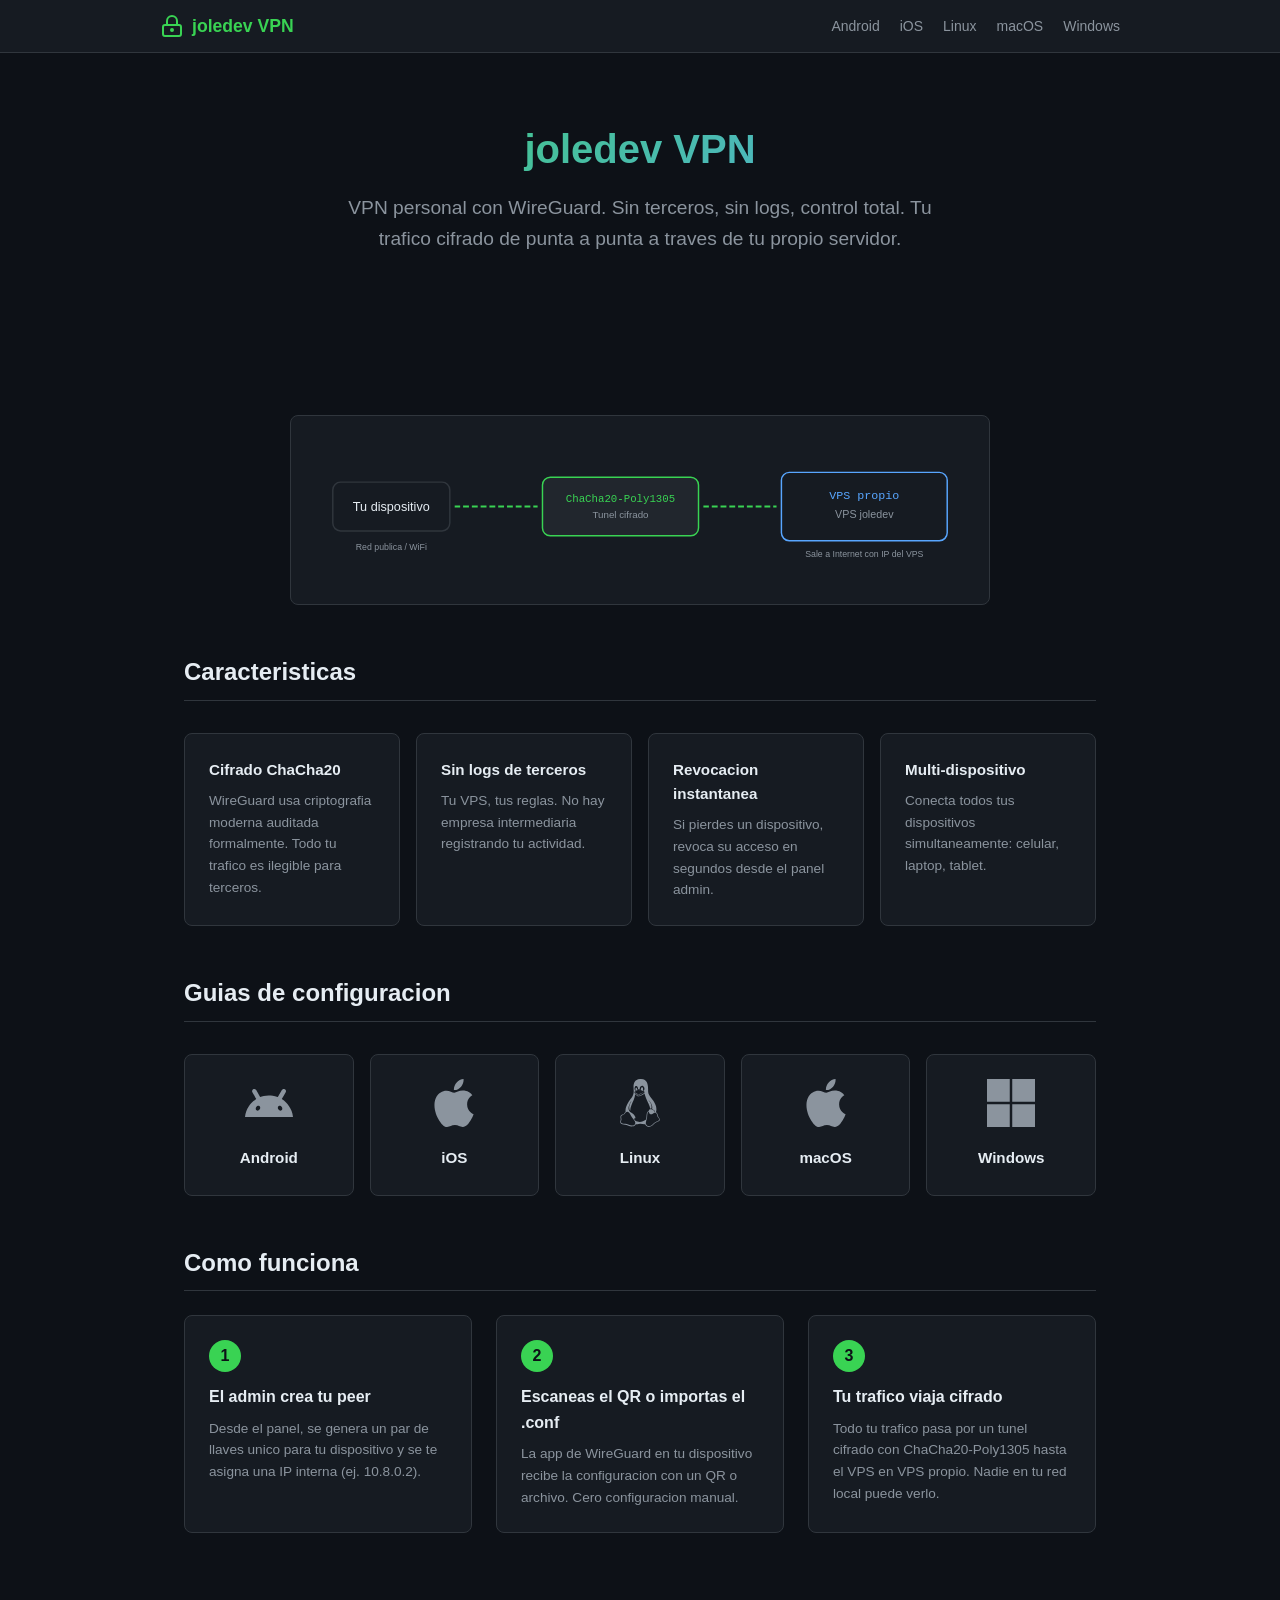
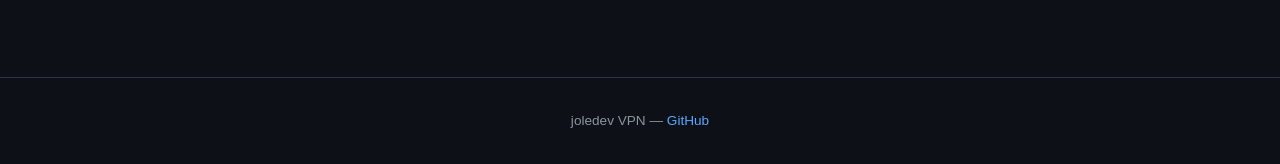
<file: docs/index.html>
<!DOCTYPE html>
<html lang="es">
<head>
  <meta charset="UTF-8">
  <meta name="viewport" content="width=device-width, initial-scale=1.0">
  <title>joledev VPN</title>
  <link rel="stylesheet" href="assets/style.css">
</head>
<body>

<nav class="nav">
  <div class="nav-inner">
    <a href="/" class="nav-brand">
      <svg viewBox="0 0 24 24" fill="none" stroke="currentColor" stroke-width="2" stroke-linecap="round" stroke-linejoin="round"><rect x="3" y="11" width="18" height="11" rx="2" ry="2"/><path d="M7 11V7a5 5 0 0 1 10 0v4"/><circle cx="12" cy="16" r="1"/></svg>
      joledev VPN
    </a>
    <div class="nav-links">
      <a href="android.html">Android</a>
      <a href="ios.html">iOS</a>
      <a href="linux.html">Linux</a>
      <a href="macos.html">macOS</a>
      <a href="windows.html">Windows</a>
    </div>
  </div>
</nav>

<div class="hero">
  <h1>joledev VPN</h1>
  <p class="tagline">VPN personal con WireGuard. Sin terceros, sin logs, control total. Tu trafico cifrado de punta a punta a traves de tu propio servidor.</p>
</div>

<div class="container">

  <!-- Diagram -->
  <div class="diagram-container">
    <svg viewBox="0 0 650 120" xmlns="http://www.w3.org/2000/svg">
      <!-- Device -->
      <rect x="10" y="35" width="120" height="50" rx="8" fill="#161b22" stroke="#30363d" stroke-width="1.5"/>
      <text x="70" y="65" text-anchor="middle" fill="#e6edf3" font-size="13" font-family="sans-serif">Tu dispositivo</text>
      <!-- Arrow 1 -->
      <line x1="135" y1="60" x2="220" y2="60" stroke="#39d353" stroke-width="2" stroke-dasharray="6,3">
        <animate attributeName="stroke-dashoffset" from="18" to="0" dur="1.5s" repeatCount="indefinite"/>
      </line>
      <!-- Encrypted tunnel -->
      <rect x="225" y="30" width="160" height="60" rx="8" fill="#21262d" stroke="#39d353" stroke-width="1.5"/>
      <text x="305" y="55" text-anchor="middle" fill="#39d353" font-size="11" font-family="monospace">ChaCha20-Poly1305</text>
      <text x="305" y="72" text-anchor="middle" fill="#8b949e" font-size="10" font-family="sans-serif">Tunel cifrado</text>
      <!-- Arrow 2 -->
      <line x1="390" y1="60" x2="465" y2="60" stroke="#39d353" stroke-width="2" stroke-dasharray="6,3">
        <animate attributeName="stroke-dashoffset" from="18" to="0" dur="1.5s" repeatCount="indefinite"/>
      </line>
      <!-- VPS -->
      <rect x="470" y="25" width="170" height="70" rx="8" fill="#161b22" stroke="#58a6ff" stroke-width="1.5"/>
      <text x="555" y="52" text-anchor="middle" fill="#58a6ff" font-size="12" font-family="monospace">VPS propio</text>
      <text x="555" y="72" text-anchor="middle" fill="#8b949e" font-size="11" font-family="sans-serif">VPS joledev</text>
      <!-- Labels -->
      <text x="70" y="105" text-anchor="middle" fill="#8b949e" font-size="9" font-family="sans-serif">Red publica / WiFi</text>
      <text x="555" y="112" text-anchor="middle" fill="#8b949e" font-size="9" font-family="sans-serif">Sale a Internet con IP del VPS</text>
    </svg>
  </div>

  <!-- Features -->
  <div class="section">
    <h2>Caracteristicas</h2>
    <div class="features">
      <div class="feature-card">
        <h3>Cifrado ChaCha20</h3>
        <p>WireGuard usa criptografia moderna auditada formalmente. Todo tu trafico es ilegible para terceros.</p>
      </div>
      <div class="feature-card">
        <h3>Sin logs de terceros</h3>
        <p>Tu VPS, tus reglas. No hay empresa intermediaria registrando tu actividad.</p>
      </div>
      <div class="feature-card">
        <h3>Revocacion instantanea</h3>
        <p>Si pierdes un dispositivo, revoca su acceso en segundos desde el panel admin.</p>
      </div>
      <div class="feature-card">
        <h3>Multi-dispositivo</h3>
        <p>Conecta todos tus dispositivos simultaneamente: celular, laptop, tablet.</p>
      </div>
    </div>
  </div>

  <!-- Platforms -->
  <div class="section">
    <h2>Guias de configuracion</h2>
    <div class="platforms">
      <a href="android.html" class="platform-card">
        <svg viewBox="0 0 24 24" xmlns="http://www.w3.org/2000/svg" fill="currentColor"><path d="M18.4395 5.5586c-.675 1.1664-1.352 2.3318-2.0274 3.498-.0366-.0155-.0742-.0286-.1113-.043-1.8249-.6957-3.484-.8-4.42-.787-1.8551.0185-3.3544.4643-4.2597.8203-.084-.1494-1.7526-3.021-2.0215-3.4864a1.1451 1.1451 0 0 0-.1406-.1914c-.3312-.364-.9054-.4859-1.379-.203-.475.282-.7136.9361-.3886 1.5019 1.9466 3.3696-.0966-.2158 1.9473 3.3593.0172.031-.4946.2642-1.3926 1.0177C2.8987 12.176.452 14.772 0 18.9902h24c-.119-1.1108-.3686-2.099-.7461-3.0683-.7438-1.9118-1.8435-3.2928-2.7402-4.1836a12.1048 12.1048 0 0 0-2.1309-1.6875c.6594-1.122 1.312-2.2559 1.9649-3.3848.2077-.3615.1886-.7956-.0079-1.1191a1.1001 1.1001 0 0 0-.8515-.5332c-.5225-.0536-.9392.3128-1.0488.5449zm-.0391 8.461c.3944.5926.324 1.3306-.1563 1.6503-.4799.3197-1.188.0985-1.582-.4941-.3944-.5927-.324-1.3307.1563-1.6504.4727-.315 1.1812-.1086 1.582.4941zM7.207 13.5273c.4803.3197.5506 1.0577.1563 1.6504-.394.5926-1.1038.8138-1.584.4941-.48-.3197-.5503-1.0577-.1563-1.6504.4008-.6021 1.1087-.8106 1.584-.4941z"/></svg>
        <span>Android</span>
      </a>
      <a href="ios.html" class="platform-card">
        <svg viewBox="0 0 24 24" xmlns="http://www.w3.org/2000/svg" fill="currentColor"><path d="M12.152 6.896c-.948 0-2.415-1.078-3.96-1.04-2.04.027-3.91 1.183-4.961 3.014-2.117 3.675-.546 9.103 1.519 12.09 1.013 1.454 2.208 3.09 3.792 3.039 1.52-.065 2.09-.987 3.935-.987 1.831 0 2.35.987 3.96.948 1.637-.026 2.676-1.48 3.676-2.948 1.156-1.688 1.636-3.325 1.662-3.415-.039-.013-3.182-1.221-3.22-4.857-.026-3.04 2.48-4.494 2.597-4.559-1.429-2.09-3.623-2.324-4.39-2.376-2-.156-3.675 1.09-4.61 1.09zM15.53 3.83c.843-1.012 1.4-2.427 1.245-3.83-1.207.052-2.662.805-3.532 1.818-.78.896-1.454 2.338-1.273 3.714 1.338.104 2.715-.688 3.559-1.701"/></svg>
        <span>iOS</span>
      </a>
      <a href="linux.html" class="platform-card">
        <svg viewBox="0 0 24 24" xmlns="http://www.w3.org/2000/svg" fill="currentColor"><path d="M12.504 0c-.155 0-.315.008-.48.021-4.226.333-3.105 4.807-3.17 6.298-.076 1.092-.3 1.953-1.05 3.02-.885 1.051-2.127 2.75-2.716 4.521-.278.832-.41 1.684-.287 2.489a.424.424 0 00-.11.135c-.26.268-.45.6-.663.839-.199.199-.485.267-.797.4-.313.136-.658.269-.864.68-.09.189-.136.394-.132.602 0 .199.027.4.055.536.058.399.116.728.04.97-.249.68-.28 1.145-.106 1.484.174.334.535.47.94.601.81.2 1.91.135 2.774.6.926.466 1.866.67 2.616.47.526-.116.97-.464 1.208-.946.587-.003 1.23-.269 2.26-.334.699-.058 1.574.267 2.577.2.025.134.063.198.114.333l.003.003c.391.778 1.113 1.132 1.884 1.071.771-.06 1.592-.536 2.257-1.306.631-.765 1.683-1.084 2.378-1.503.348-.199.629-.469.649-.853.023-.4-.2-.811-.714-1.376v-.097l-.003-.003c-.17-.2-.25-.535-.338-.926-.085-.401-.182-.786-.492-1.046h-.003c-.059-.054-.123-.067-.188-.135a.357.357 0 00-.19-.064c.431-1.278.264-2.55-.173-3.694-.533-1.41-1.465-2.638-2.175-3.483-.796-1.005-1.576-1.957-1.56-3.368.026-2.152.236-6.133-3.544-6.139zm.529 3.405h.013c.213 0 .396.062.584.198.19.135.33.332.438.533.105.259.158.459.166.724 0-.02.006-.04.006-.06v.105a.086.086 0 01-.004-.021l-.004-.024a1.807 1.807 0 01-.15.706.953.953 0 01-.213.335.71.71 0 00-.088-.042c-.104-.045-.198-.064-.284-.133a1.312 1.312 0 00-.22-.066c.05-.06.146-.133.183-.198.053-.128.082-.264.088-.402v-.02a1.21 1.21 0 00-.061-.4c-.045-.134-.101-.2-.183-.333-.084-.066-.167-.132-.267-.132h-.016c-.093 0-.176.03-.262.132a.8.8 0 00-.205.334 1.18 1.18 0 00-.09.4v.019c.002.089.008.179.02.267-.193-.067-.438-.135-.607-.202a1.635 1.635 0 01-.018-.2v-.02a1.772 1.772 0 01.15-.768c.082-.22.232-.406.43-.533a.985.985 0 01.594-.2zm-2.962.059h.036c.142 0 .27.048.399.135.146.129.264.288.344.465.09.199.14.4.153.667v.004c.007.134.006.2-.002.266v.08c-.03.007-.056.018-.083.024-.152.055-.274.135-.393.2.012-.09.013-.18.003-.267v-.015c-.012-.133-.04-.2-.082-.333a.613.613 0 00-.166-.267.248.248 0 00-.183-.064h-.021c-.071.006-.13.04-.186.132a.552.552 0 00-.12.27.944.944 0 00-.023.33v.015c.012.135.037.2.08.334.046.134.098.2.166.268.01.009.02.018.034.024-.07.057-.117.07-.176.136a.304.304 0 01-.131.068 2.62 2.62 0 01-.275-.402 1.772 1.772 0 01-.155-.667 1.759 1.759 0 01.08-.668 1.43 1.43 0 01.283-.535c.128-.133.26-.2.418-.2zm1.37 1.706c.332 0 .733.065 1.216.399.293.2.523.269 1.052.468h.003c.255.136.405.266.478.399v-.131a.571.571 0 01.016.47c-.123.31-.516.643-1.063.842v.002c-.268.135-.501.333-.775.465-.276.135-.588.292-1.012.267a1.139 1.139 0 01-.448-.067 3.566 3.566 0 01-.322-.198c-.195-.135-.363-.332-.612-.465v-.005h-.005c-.4-.246-.616-.512-.686-.71-.07-.268-.005-.47.193-.6.224-.135.38-.271.483-.336.104-.074.143-.102.176-.131h.002v-.003c.169-.202.436-.47.839-.601.139-.036.294-.065.466-.065zm2.8 2.142c.358 1.417 1.196 3.475 1.735 4.473.286.534.855 1.659 1.102 3.024.156-.005.33.018.513.064.646-1.671-.546-3.467-1.089-3.966-.22-.2-.232-.335-.123-.335.59.534 1.365 1.572 1.646 2.757.13.535.16 1.104.021 1.67.067.028.135.06.205.067 1.032.534 1.413.938 1.23 1.537v-.043c-.06-.003-.12 0-.18 0h-.016c.151-.467-.182-.825-1.065-1.224-.915-.4-1.646-.336-1.77.465-.008.043-.013.066-.018.135-.068.023-.139.053-.209.064-.43.268-.662.669-.793 1.187-.13.533-.17 1.156-.205 1.869v.003c-.02.334-.17.838-.319 1.35-1.5 1.072-3.58 1.538-5.348.334a2.645 2.645 0 00-.402-.533 1.45 1.45 0 00-.275-.333c.182 0 .338-.03.465-.067a.615.615 0 00.314-.334c.108-.267 0-.697-.345-1.163-.345-.467-.931-.995-1.788-1.521-.63-.4-.986-.87-1.15-1.396-.165-.534-.143-1.085-.015-1.645.245-1.07.873-2.11 1.274-2.763.107-.065.037.135-.408.974-.396.751-1.14 2.497-.122 3.854a8.123 8.123 0 01.647-2.876c.564-1.278 1.743-3.504 1.836-5.268.048.036.217.135.289.202.218.133.38.333.59.465.21.201.477.335.876.335.039.003.075.006.11.006.412 0 .73-.134.997-.268.29-.134.52-.334.74-.4h.005c.467-.135.835-.402 1.044-.7zm2.185 8.958c.037.6.343 1.245.882 1.377.588.134 1.434-.333 1.791-.765l.211-.01c.315-.007.577.01.847.268l.003.003c.208.199.305.53.391.876.085.4.154.78.409 1.066.486.527.645.906.636 1.14l.003-.007v.018l-.003-.012c-.015.262-.185.396-.498.595-.63.401-1.746.712-2.457 1.57-.618.737-1.37 1.14-2.036 1.191-.664.053-1.237-.2-1.574-.898l-.005-.003c-.21-.4-.12-1.025.056-1.69.176-.668.428-1.344.463-1.897.037-.714.076-1.335.195-1.814.12-.465.308-.797.641-.984l.045-.022zm-10.814.049h.01c.053 0 .105.005.157.014.376.055.706.333 1.023.752l.91 1.664.003.003c.243.533.754 1.064 1.189 1.637.434.598.77 1.131.729 1.57v.006c-.057.744-.48 1.148-1.125 1.294-.645.135-1.52.002-2.395-.464-.968-.536-2.118-.469-2.857-.602-.369-.066-.61-.2-.723-.4-.11-.2-.113-.602.123-1.23v-.004l.002-.003c.117-.334.03-.752-.027-1.118-.055-.401-.083-.71.043-.94.16-.334.396-.4.69-.533.294-.135.64-.202.915-.47h.002v-.002c.256-.268.445-.601.668-.838.19-.201.38-.336.663-.336zm7.159-9.074c-.435.201-.945.535-1.488.535-.542 0-.97-.267-1.28-.466-.154-.134-.28-.268-.373-.335-.164-.134-.144-.333-.074-.333.109.016.129.134.199.2.096.066.215.2.36.333.292.2.68.467 1.167.467.485 0 1.053-.267 1.398-.466.195-.135.445-.334.648-.467.156-.136.149-.267.279-.267.128.016.034.134-.147.332a8.097 8.097 0 01-.69.468zm-1.082-1.583V5.64c-.006-.02.013-.042.029-.05.074-.043.18-.027.26.004.063 0 .16.067.15.135-.006.049-.085.066-.135.066-.055 0-.092-.043-.141-.068-.052-.018-.146-.008-.163-.065zm-.551 0c-.02.058-.113.049-.166.066-.047.025-.086.068-.14.068-.05 0-.13-.02-.136-.068-.01-.066.088-.133.15-.133.08-.031.184-.047.259-.005.019.009.036.03.03.05v.02h.003z"/></svg>
        <span>Linux</span>
      </a>
      <a href="macos.html" class="platform-card">
        <svg viewBox="0 0 24 24" xmlns="http://www.w3.org/2000/svg" fill="currentColor"><path d="M12.152 6.896c-.948 0-2.415-1.078-3.96-1.04-2.04.027-3.91 1.183-4.961 3.014-2.117 3.675-.546 9.103 1.519 12.09 1.013 1.454 2.208 3.09 3.792 3.039 1.52-.065 2.09-.987 3.935-.987 1.831 0 2.35.987 3.96.948 1.637-.026 2.676-1.48 3.676-2.948 1.156-1.688 1.636-3.325 1.662-3.415-.039-.013-3.182-1.221-3.22-4.857-.026-3.04 2.48-4.494 2.597-4.559-1.429-2.09-3.623-2.324-4.39-2.376-2-.156-3.675 1.09-4.61 1.09zM15.53 3.83c.843-1.012 1.4-2.427 1.245-3.83-1.207.052-2.662.805-3.532 1.818-.78.896-1.454 2.338-1.273 3.714 1.338.104 2.715-.688 3.559-1.701"/></svg>
        <span>macOS</span>
      </a>
      <a href="windows.html" class="platform-card">
        <svg viewBox="0 0 24 24" xmlns="http://www.w3.org/2000/svg" fill="currentColor"><path d="M0,0H11.377V11.372H0ZM12.623,0H24V11.372H12.623ZM0,12.623H11.377V24H0Zm12.623,0H24V24H12.623"/></svg>
        <span>Windows</span>
      </a>
    </div>
  </div>

  <!-- How it works -->
  <div class="section">
    <h2>Como funciona</h2>
    <div class="how-grid">
      <div class="how-card">
        <div class="number">1</div>
        <h3>El admin crea tu peer</h3>
        <p>Desde el panel, se genera un par de llaves unico para tu dispositivo y se te asigna una IP interna (ej. 10.8.0.2).</p>
      </div>
      <div class="how-card">
        <div class="number">2</div>
        <h3>Escaneas el QR o importas el .conf</h3>
        <p>La app de WireGuard en tu dispositivo recibe la configuracion con un QR o archivo. Cero configuracion manual.</p>
      </div>
      <div class="how-card">
        <div class="number">3</div>
        <h3>Tu trafico viaja cifrado</h3>
        <p>Todo tu trafico pasa por un tunel cifrado con ChaCha20-Poly1305 hasta el VPS en VPS propio. Nadie en tu red local puede verlo.</p>
      </div>
    </div>
  </div>

</div>

<footer class="footer">
  <p>joledev VPN &mdash; <a href="https://github.com/joledev/joledev-vpn" target="_blank">GitHub</a></p>
</footer>

<script>
document.querySelectorAll('.copy-btn').forEach(btn => {
  btn.addEventListener('click', () => {
    const code = btn.parentElement.querySelector('pre').textContent;
    navigator.clipboard.writeText(code).then(() => {
      btn.textContent = 'Copiado';
      btn.classList.add('copied');
      setTimeout(() => { btn.textContent = 'Copiar'; btn.classList.remove('copied'); }, 2000);
    });
  });
});
</script>

</body>
</html>
</file>
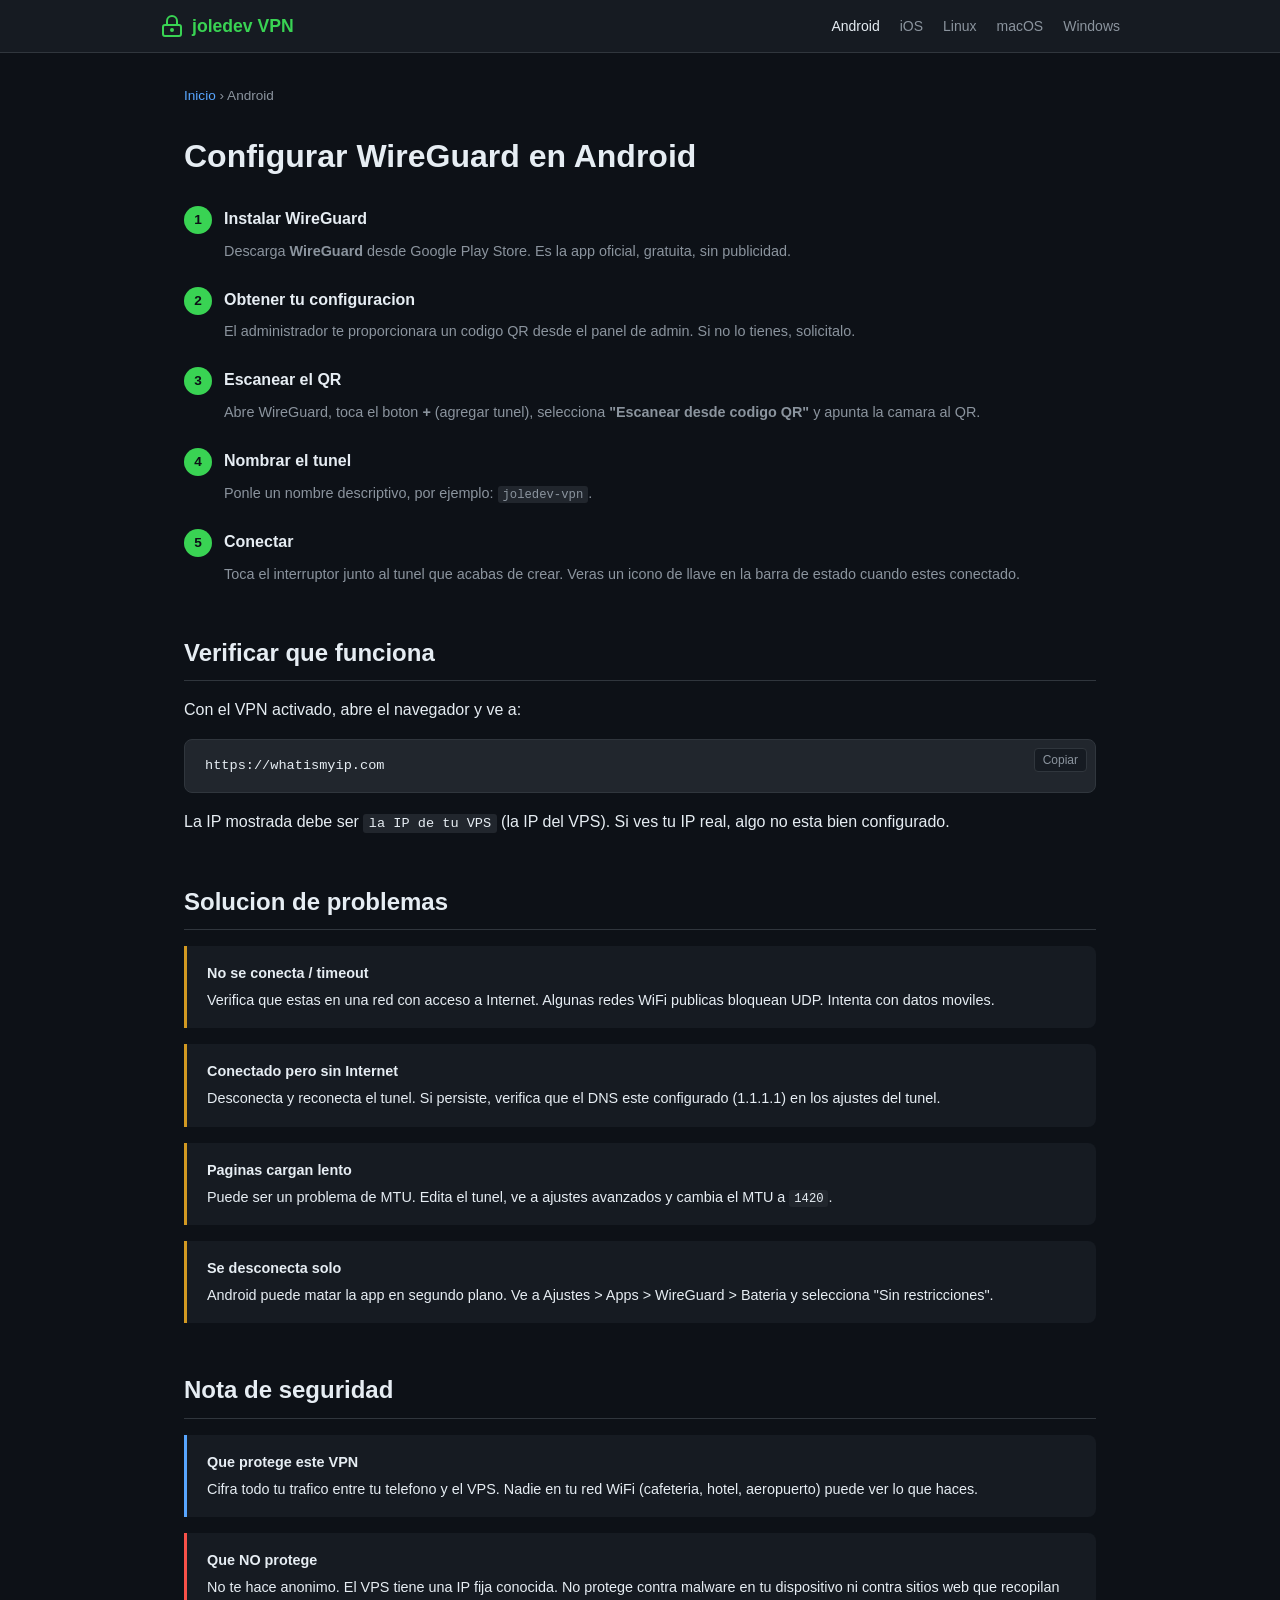
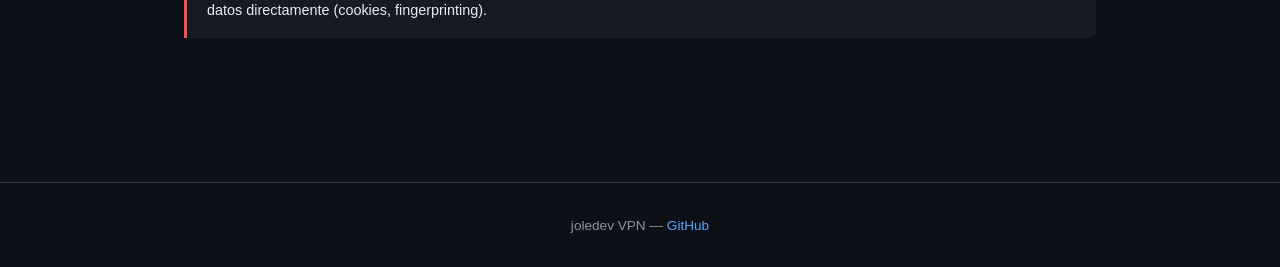
<file: docs/android.html>
<!DOCTYPE html>
<html lang="es">
<head>
  <meta charset="UTF-8">
  <meta name="viewport" content="width=device-width, initial-scale=1.0">
  <title>Android - joledev VPN</title>
  <link rel="stylesheet" href="assets/style.css">
</head>
<body>

<nav class="nav">
  <div class="nav-inner">
    <a href="/" class="nav-brand">
      <svg viewBox="0 0 24 24" fill="none" stroke="currentColor" stroke-width="2" stroke-linecap="round" stroke-linejoin="round"><rect x="3" y="11" width="18" height="11" rx="2" ry="2"/><path d="M7 11V7a5 5 0 0 1 10 0v4"/><circle cx="12" cy="16" r="1"/></svg>
      joledev VPN
    </a>
    <div class="nav-links">
      <a href="android.html" class="active">Android</a>
      <a href="ios.html">iOS</a>
      <a href="linux.html">Linux</a>
      <a href="macos.html">macOS</a>
      <a href="windows.html">Windows</a>
    </div>
  </div>
</nav>

<div class="container">
  <div class="breadcrumb">
    <a href="/">Inicio</a> &rsaquo; Android
  </div>

  <h1>Configurar WireGuard en Android</h1>

  <div class="steps">
    <div class="step">
      <h3>Instalar WireGuard</h3>
      <p>Descarga <strong>WireGuard</strong> desde Google Play Store. Es la app oficial, gratuita, sin publicidad.</p>
    </div>

    <div class="step">
      <h3>Obtener tu configuracion</h3>
      <p>El administrador te proporcionara un codigo QR desde el panel de admin. Si no lo tienes, solicitalo.</p>
    </div>

    <div class="step">
      <h3>Escanear el QR</h3>
      <p>Abre WireGuard, toca el boton <strong>+</strong> (agregar tunel), selecciona <strong>"Escanear desde codigo QR"</strong> y apunta la camara al QR.</p>
    </div>

    <div class="step">
      <h3>Nombrar el tunel</h3>
      <p>Ponle un nombre descriptivo, por ejemplo: <code>joledev-vpn</code>.</p>
    </div>

    <div class="step">
      <h3>Conectar</h3>
      <p>Toca el interruptor junto al tunel que acabas de crear. Veras un icono de llave en la barra de estado cuando estes conectado.</p>
    </div>
  </div>

  <div class="section">
    <h2>Verificar que funciona</h2>
    <p>Con el VPN activado, abre el navegador y ve a:</p>
    <div class="code-block">
      <button class="copy-btn">Copiar</button>
      <pre>https://whatismyip.com</pre>
    </div>
    <p>La IP mostrada debe ser <code>la IP de tu VPS</code> (la IP del VPS). Si ves tu IP real, algo no esta bien configurado.</p>
  </div>

  <div class="section">
    <h2>Solucion de problemas</h2>

    <div class="callout warning">
      <strong>No se conecta / timeout</strong>
      Verifica que estas en una red con acceso a Internet. Algunas redes WiFi publicas bloquean UDP. Intenta con datos moviles.
    </div>

    <div class="callout warning">
      <strong>Conectado pero sin Internet</strong>
      Desconecta y reconecta el tunel. Si persiste, verifica que el DNS este configurado (1.1.1.1) en los ajustes del tunel.
    </div>

    <div class="callout warning">
      <strong>Paginas cargan lento</strong>
      Puede ser un problema de MTU. Edita el tunel, ve a ajustes avanzados y cambia el MTU a <code>1420</code>.
    </div>

    <div class="callout warning">
      <strong>Se desconecta solo</strong>
      Android puede matar la app en segundo plano. Ve a Ajustes &gt; Apps &gt; WireGuard &gt; Bateria y selecciona "Sin restricciones".
    </div>
  </div>

  <div class="section">
    <h2>Nota de seguridad</h2>
    <div class="callout">
      <strong>Que protege este VPN</strong>
      Cifra todo tu trafico entre tu telefono y el VPS. Nadie en tu red WiFi (cafeteria, hotel, aeropuerto) puede ver lo que haces.
    </div>
    <div class="callout danger">
      <strong>Que NO protege</strong>
      No te hace anonimo. El VPS tiene una IP fija conocida. No protege contra malware en tu dispositivo ni contra sitios web que recopilan datos directamente (cookies, fingerprinting).
    </div>
  </div>
</div>

<footer class="footer">
  <p>joledev VPN &mdash; <a href="https://github.com/joledev/joledev-vpn" target="_blank">GitHub</a></p>
</footer>

<script>
document.querySelectorAll('.copy-btn').forEach(btn => {
  btn.addEventListener('click', () => {
    const code = btn.parentElement.querySelector('pre').textContent;
    navigator.clipboard.writeText(code).then(() => {
      btn.textContent = 'Copiado';
      btn.classList.add('copied');
      setTimeout(() => { btn.textContent = 'Copiar'; btn.classList.remove('copied'); }, 2000);
    });
  });
});
</script>

</body>
</html>
</file>
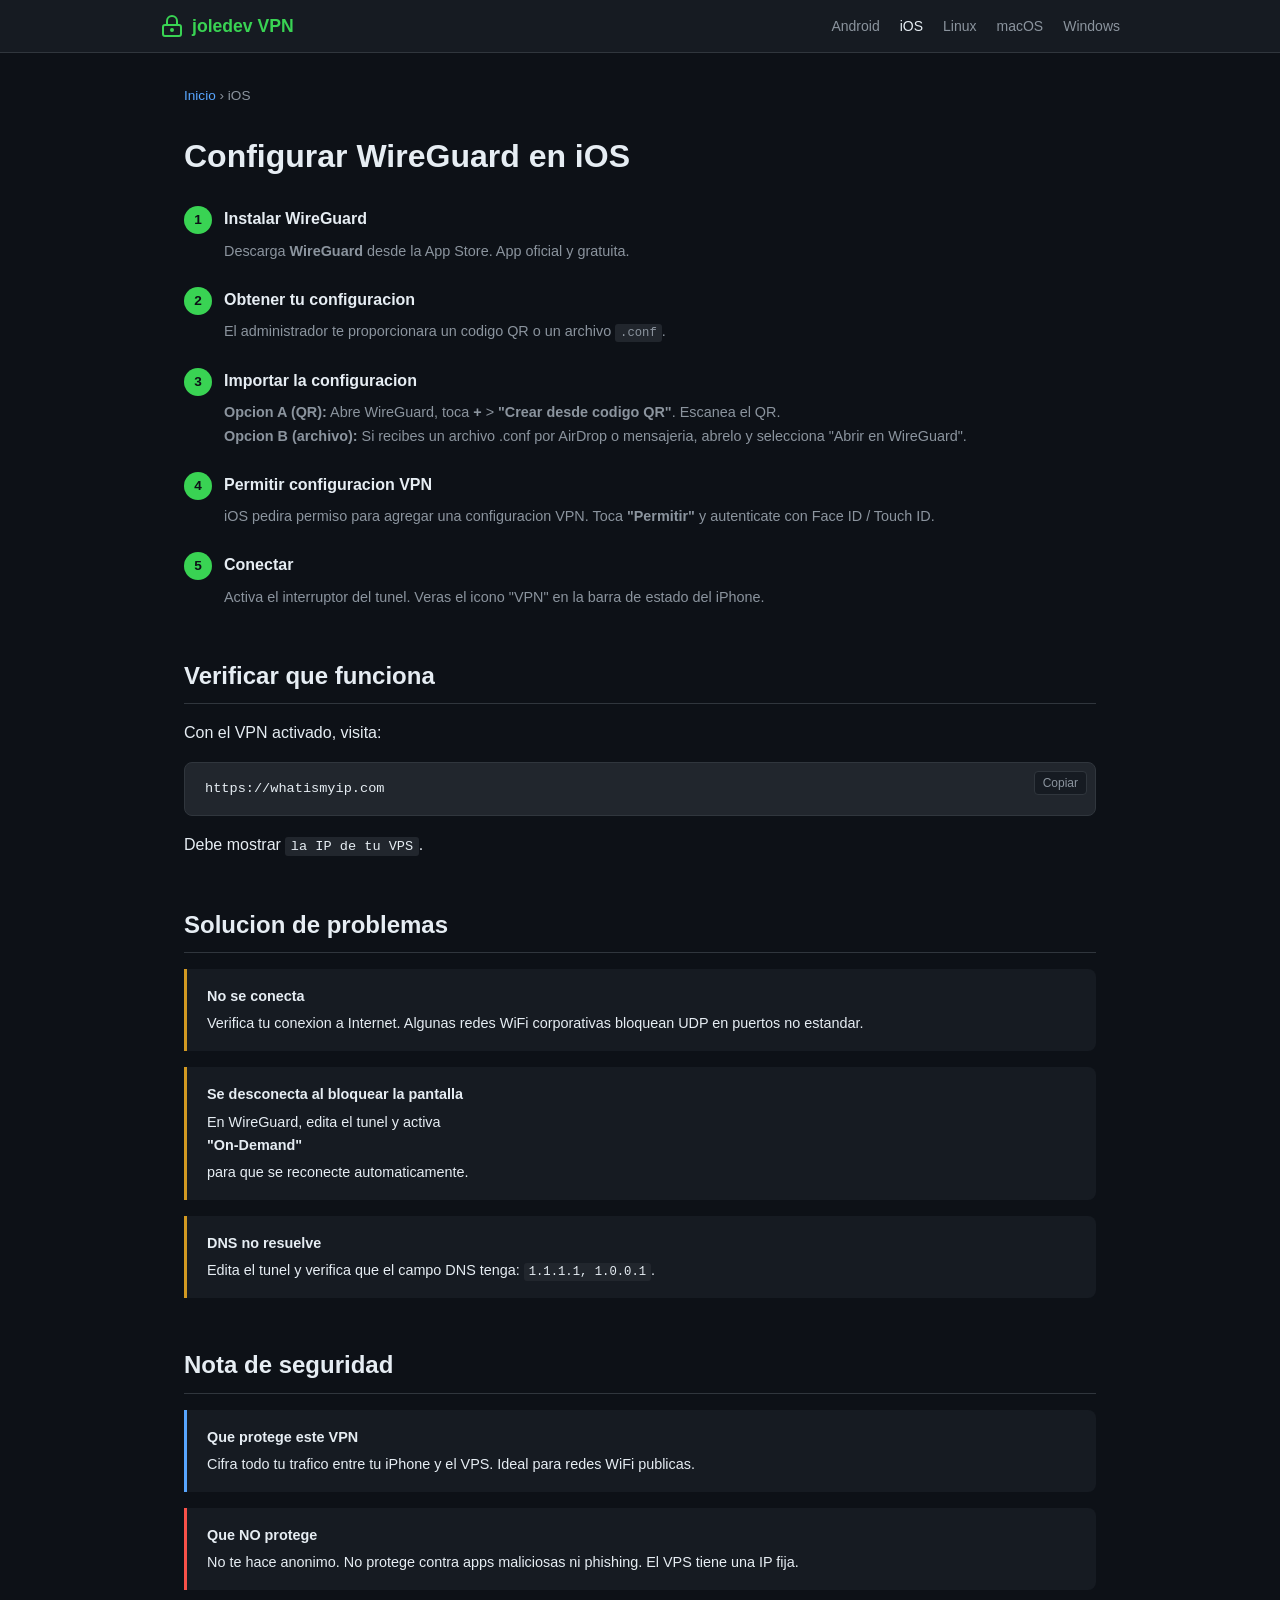
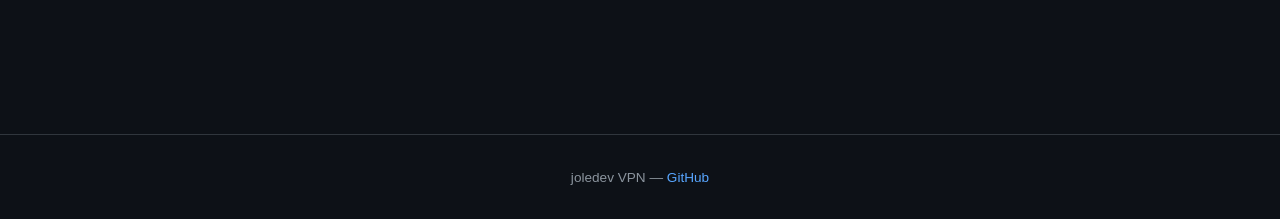
<file: docs/ios.html>
<!DOCTYPE html>
<html lang="es">
<head>
  <meta charset="UTF-8">
  <meta name="viewport" content="width=device-width, initial-scale=1.0">
  <title>iOS - joledev VPN</title>
  <link rel="stylesheet" href="assets/style.css">
</head>
<body>

<nav class="nav">
  <div class="nav-inner">
    <a href="/" class="nav-brand">
      <svg viewBox="0 0 24 24" fill="none" stroke="currentColor" stroke-width="2" stroke-linecap="round" stroke-linejoin="round"><rect x="3" y="11" width="18" height="11" rx="2" ry="2"/><path d="M7 11V7a5 5 0 0 1 10 0v4"/><circle cx="12" cy="16" r="1"/></svg>
      joledev VPN
    </a>
    <div class="nav-links">
      <a href="android.html">Android</a>
      <a href="ios.html" class="active">iOS</a>
      <a href="linux.html">Linux</a>
      <a href="macos.html">macOS</a>
      <a href="windows.html">Windows</a>
    </div>
  </div>
</nav>

<div class="container">
  <div class="breadcrumb">
    <a href="/">Inicio</a> &rsaquo; iOS
  </div>

  <h1>Configurar WireGuard en iOS</h1>

  <div class="steps">
    <div class="step">
      <h3>Instalar WireGuard</h3>
      <p>Descarga <strong>WireGuard</strong> desde la App Store. App oficial y gratuita.</p>
    </div>

    <div class="step">
      <h3>Obtener tu configuracion</h3>
      <p>El administrador te proporcionara un codigo QR o un archivo <code>.conf</code>.</p>
    </div>

    <div class="step">
      <h3>Importar la configuracion</h3>
      <p><strong>Opcion A (QR):</strong> Abre WireGuard, toca <strong>+</strong> &gt; <strong>"Crear desde codigo QR"</strong>. Escanea el QR.</p>
      <p><strong>Opcion B (archivo):</strong> Si recibes un archivo .conf por AirDrop o mensajeria, abrelo y selecciona "Abrir en WireGuard".</p>
    </div>

    <div class="step">
      <h3>Permitir configuracion VPN</h3>
      <p>iOS pedira permiso para agregar una configuracion VPN. Toca <strong>"Permitir"</strong> y autenticate con Face ID / Touch ID.</p>
    </div>

    <div class="step">
      <h3>Conectar</h3>
      <p>Activa el interruptor del tunel. Veras el icono "VPN" en la barra de estado del iPhone.</p>
    </div>
  </div>

  <div class="section">
    <h2>Verificar que funciona</h2>
    <p>Con el VPN activado, visita:</p>
    <div class="code-block">
      <button class="copy-btn">Copiar</button>
      <pre>https://whatismyip.com</pre>
    </div>
    <p>Debe mostrar <code>la IP de tu VPS</code>.</p>
  </div>

  <div class="section">
    <h2>Solucion de problemas</h2>

    <div class="callout warning">
      <strong>No se conecta</strong>
      Verifica tu conexion a Internet. Algunas redes WiFi corporativas bloquean UDP en puertos no estandar.
    </div>

    <div class="callout warning">
      <strong>Se desconecta al bloquear la pantalla</strong>
      En WireGuard, edita el tunel y activa <strong>"On-Demand"</strong> para que se reconecte automaticamente.
    </div>

    <div class="callout warning">
      <strong>DNS no resuelve</strong>
      Edita el tunel y verifica que el campo DNS tenga: <code>1.1.1.1, 1.0.0.1</code>.
    </div>
  </div>

  <div class="section">
    <h2>Nota de seguridad</h2>
    <div class="callout">
      <strong>Que protege este VPN</strong>
      Cifra todo tu trafico entre tu iPhone y el VPS. Ideal para redes WiFi publicas.
    </div>
    <div class="callout danger">
      <strong>Que NO protege</strong>
      No te hace anonimo. No protege contra apps maliciosas ni phishing. El VPS tiene una IP fija.
    </div>
  </div>
</div>

<footer class="footer">
  <p>joledev VPN &mdash; <a href="https://github.com/joledev/joledev-vpn" target="_blank">GitHub</a></p>
</footer>

<script>
document.querySelectorAll('.copy-btn').forEach(btn => {
  btn.addEventListener('click', () => {
    const code = btn.parentElement.querySelector('pre').textContent;
    navigator.clipboard.writeText(code).then(() => {
      btn.textContent = 'Copiado';
      btn.classList.add('copied');
      setTimeout(() => { btn.textContent = 'Copiar'; btn.classList.remove('copied'); }, 2000);
    });
  });
});
</script>

</body>
</html>
</file>
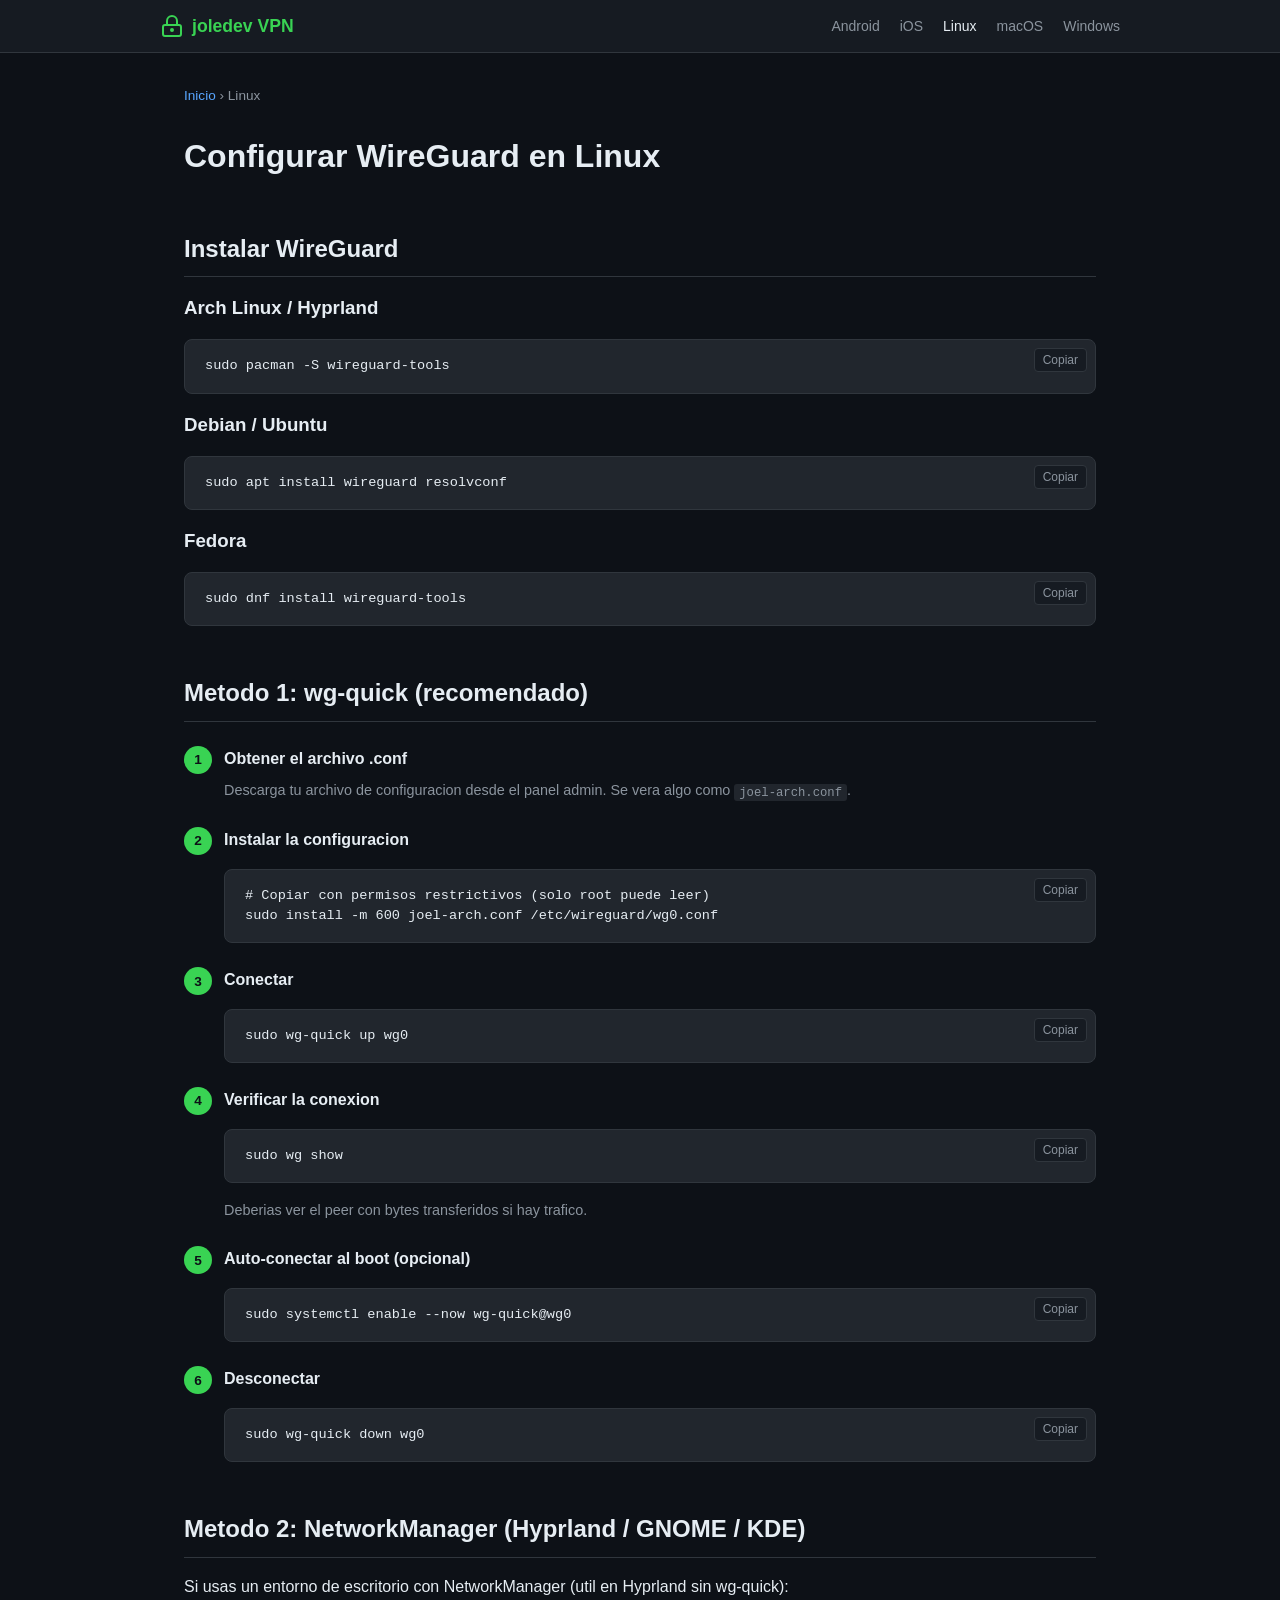
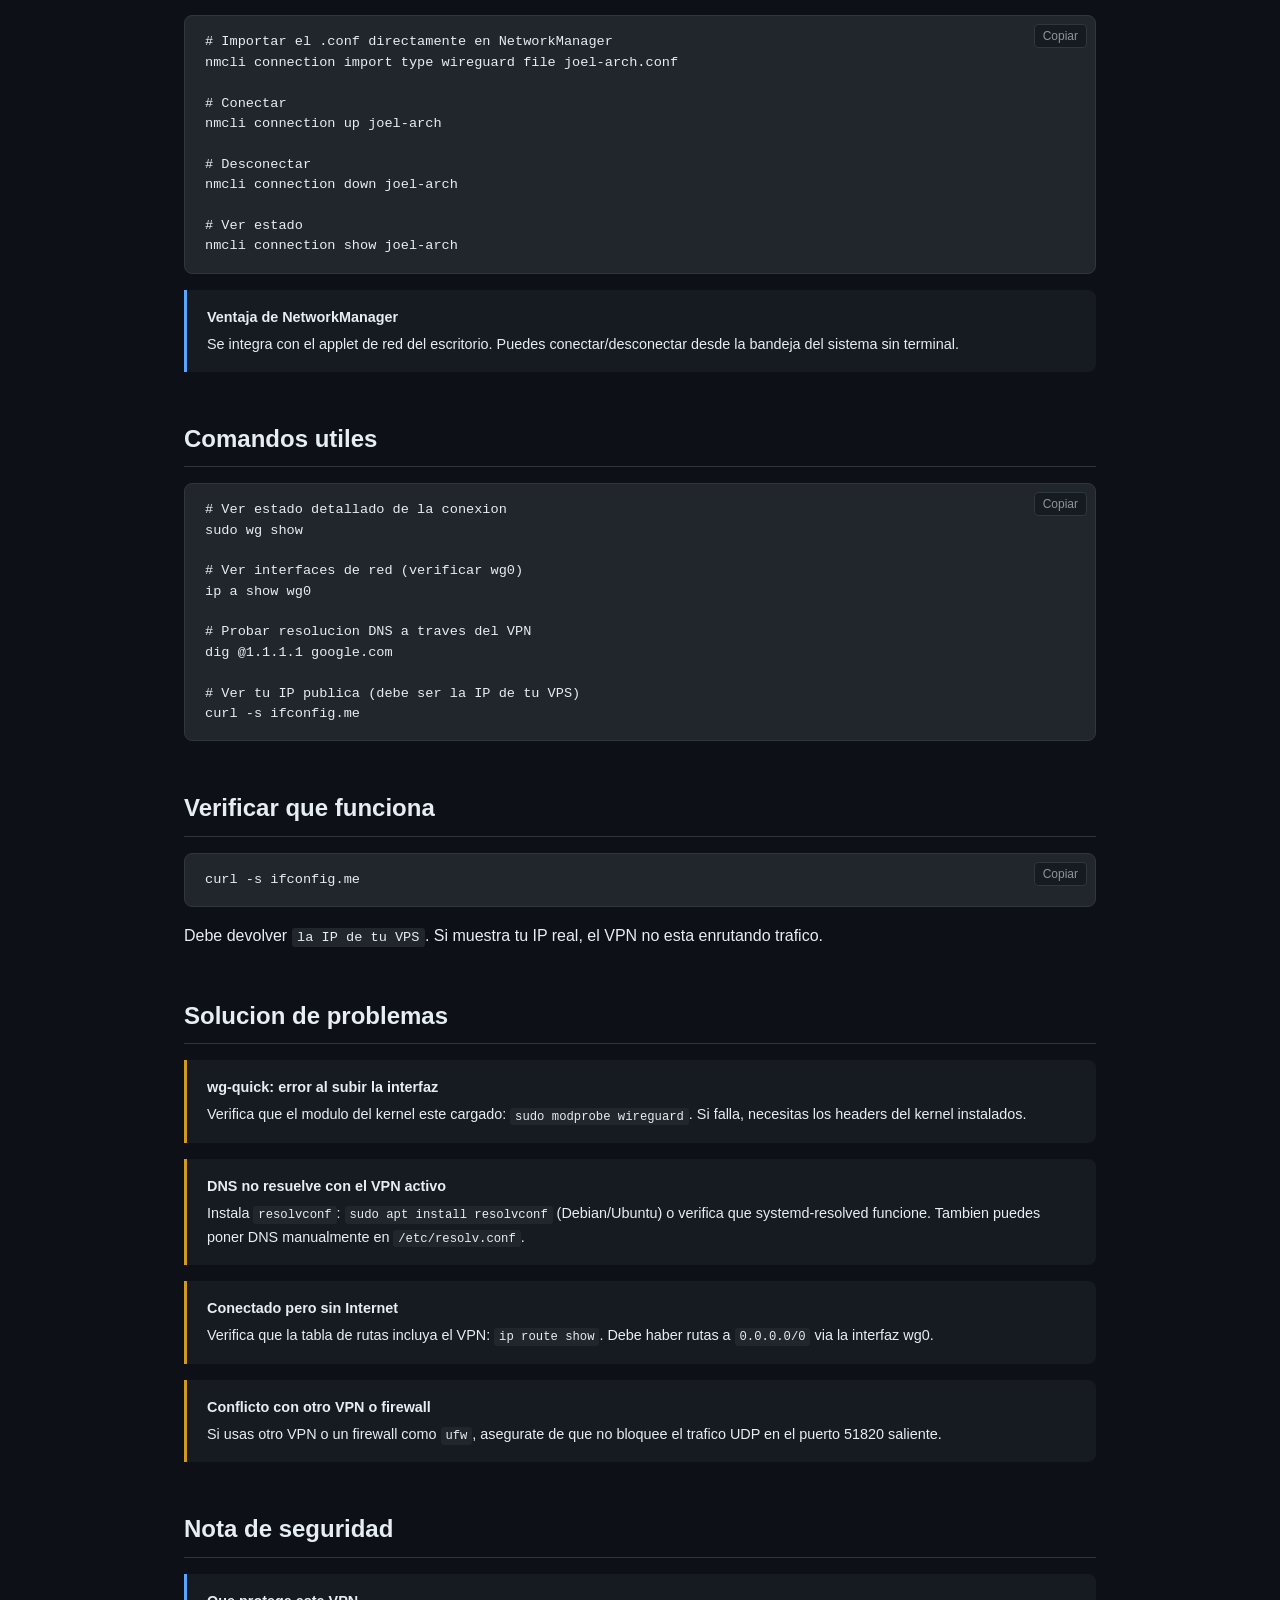
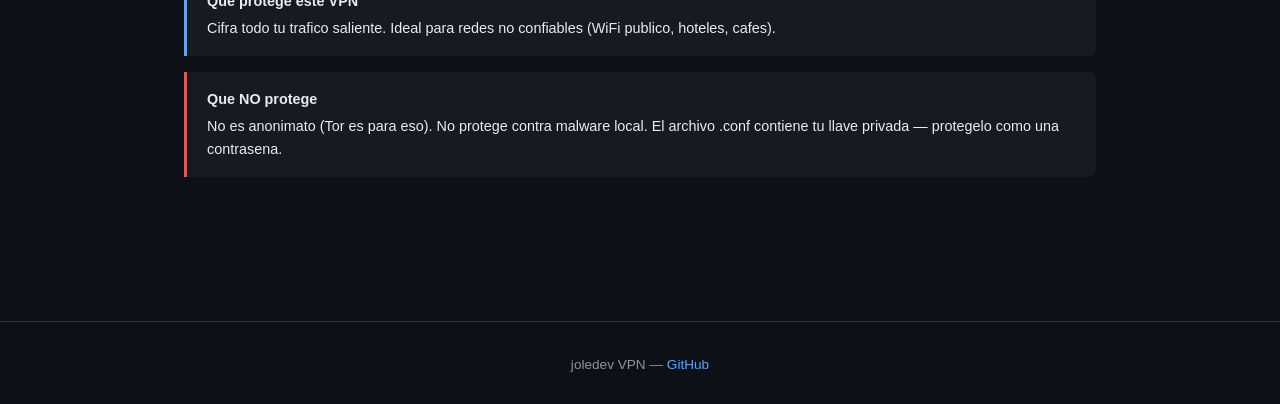
<file: docs/linux.html>
<!DOCTYPE html>
<html lang="es">
<head>
  <meta charset="UTF-8">
  <meta name="viewport" content="width=device-width, initial-scale=1.0">
  <title>Linux - joledev VPN</title>
  <link rel="stylesheet" href="assets/style.css">
</head>
<body>

<nav class="nav">
  <div class="nav-inner">
    <a href="/" class="nav-brand">
      <svg viewBox="0 0 24 24" fill="none" stroke="currentColor" stroke-width="2" stroke-linecap="round" stroke-linejoin="round"><rect x="3" y="11" width="18" height="11" rx="2" ry="2"/><path d="M7 11V7a5 5 0 0 1 10 0v4"/><circle cx="12" cy="16" r="1"/></svg>
      joledev VPN
    </a>
    <div class="nav-links">
      <a href="android.html">Android</a>
      <a href="ios.html">iOS</a>
      <a href="linux.html" class="active">Linux</a>
      <a href="macos.html">macOS</a>
      <a href="windows.html">Windows</a>
    </div>
  </div>
</nav>

<div class="container">
  <div class="breadcrumb">
    <a href="/">Inicio</a> &rsaquo; Linux
  </div>

  <h1>Configurar WireGuard en Linux</h1>

  <div class="section">
    <h2>Instalar WireGuard</h2>

    <h3 style="margin: 1rem 0 0.5rem;">Arch Linux / Hyprland</h3>
    <div class="code-block">
      <button class="copy-btn">Copiar</button>
      <pre>sudo pacman -S wireguard-tools</pre>
    </div>

    <h3 style="margin: 1rem 0 0.5rem;">Debian / Ubuntu</h3>
    <div class="code-block">
      <button class="copy-btn">Copiar</button>
      <pre>sudo apt install wireguard resolvconf</pre>
    </div>

    <h3 style="margin: 1rem 0 0.5rem;">Fedora</h3>
    <div class="code-block">
      <button class="copy-btn">Copiar</button>
      <pre>sudo dnf install wireguard-tools</pre>
    </div>
  </div>

  <div class="section">
    <h2>Metodo 1: wg-quick (recomendado)</h2>

    <div class="steps">
      <div class="step">
        <h3>Obtener el archivo .conf</h3>
        <p>Descarga tu archivo de configuracion desde el panel admin. Se vera algo como <code>joel-arch.conf</code>.</p>
      </div>

      <div class="step">
        <h3>Instalar la configuracion</h3>
        <div class="code-block">
          <button class="copy-btn">Copiar</button>
          <pre># Copiar con permisos restrictivos (solo root puede leer)
sudo install -m 600 joel-arch.conf /etc/wireguard/wg0.conf</pre>
        </div>
      </div>

      <div class="step">
        <h3>Conectar</h3>
        <div class="code-block">
          <button class="copy-btn">Copiar</button>
          <pre>sudo wg-quick up wg0</pre>
        </div>
      </div>

      <div class="step">
        <h3>Verificar la conexion</h3>
        <div class="code-block">
          <button class="copy-btn">Copiar</button>
          <pre>sudo wg show</pre>
        </div>
        <p>Deberias ver el peer con bytes transferidos si hay trafico.</p>
      </div>

      <div class="step">
        <h3>Auto-conectar al boot (opcional)</h3>
        <div class="code-block">
          <button class="copy-btn">Copiar</button>
          <pre>sudo systemctl enable --now wg-quick@wg0</pre>
        </div>
      </div>

      <div class="step">
        <h3>Desconectar</h3>
        <div class="code-block">
          <button class="copy-btn">Copiar</button>
          <pre>sudo wg-quick down wg0</pre>
        </div>
      </div>
    </div>
  </div>

  <div class="section">
    <h2>Metodo 2: NetworkManager (Hyprland / GNOME / KDE)</h2>
    <p>Si usas un entorno de escritorio con NetworkManager (util en Hyprland sin wg-quick):</p>

    <div class="code-block">
      <button class="copy-btn">Copiar</button>
      <pre># Importar el .conf directamente en NetworkManager
nmcli connection import type wireguard file joel-arch.conf

# Conectar
nmcli connection up joel-arch

# Desconectar
nmcli connection down joel-arch

# Ver estado
nmcli connection show joel-arch</pre>
    </div>

    <div class="callout">
      <strong>Ventaja de NetworkManager</strong>
      Se integra con el applet de red del escritorio. Puedes conectar/desconectar desde la bandeja del sistema sin terminal.
    </div>
  </div>

  <div class="section">
    <h2>Comandos utiles</h2>
    <div class="code-block">
      <button class="copy-btn">Copiar</button>
      <pre># Ver estado detallado de la conexion
sudo wg show

# Ver interfaces de red (verificar wg0)
ip a show wg0

# Probar resolucion DNS a traves del VPN
dig @1.1.1.1 google.com

# Ver tu IP publica (debe ser la IP de tu VPS)
curl -s ifconfig.me</pre>
    </div>
  </div>

  <div class="section">
    <h2>Verificar que funciona</h2>
    <div class="code-block">
      <button class="copy-btn">Copiar</button>
      <pre>curl -s ifconfig.me</pre>
    </div>
    <p>Debe devolver <code>la IP de tu VPS</code>. Si muestra tu IP real, el VPN no esta enrutando trafico.</p>
  </div>

  <div class="section">
    <h2>Solucion de problemas</h2>

    <div class="callout warning">
      <strong>wg-quick: error al subir la interfaz</strong>
      Verifica que el modulo del kernel este cargado: <code>sudo modprobe wireguard</code>. Si falla, necesitas los headers del kernel instalados.
    </div>

    <div class="callout warning">
      <strong>DNS no resuelve con el VPN activo</strong>
      Instala <code>resolvconf</code>: <code>sudo apt install resolvconf</code> (Debian/Ubuntu) o verifica que systemd-resolved funcione. Tambien puedes poner DNS manualmente en <code>/etc/resolv.conf</code>.
    </div>

    <div class="callout warning">
      <strong>Conectado pero sin Internet</strong>
      Verifica que la tabla de rutas incluya el VPN: <code>ip route show</code>. Debe haber rutas a <code>0.0.0.0/0</code> via la interfaz wg0.
    </div>

    <div class="callout warning">
      <strong>Conflicto con otro VPN o firewall</strong>
      Si usas otro VPN o un firewall como <code>ufw</code>, asegurate de que no bloquee el trafico UDP en el puerto 51820 saliente.
    </div>
  </div>

  <div class="section">
    <h2>Nota de seguridad</h2>
    <div class="callout">
      <strong>Que protege este VPN</strong>
      Cifra todo tu trafico saliente. Ideal para redes no confiables (WiFi publico, hoteles, cafes).
    </div>
    <div class="callout danger">
      <strong>Que NO protege</strong>
      No es anonimato (Tor es para eso). No protege contra malware local. El archivo .conf contiene tu llave privada &mdash; protegelo como una contrasena.
    </div>
  </div>
</div>

<footer class="footer">
  <p>joledev VPN &mdash; <a href="https://github.com/joledev/joledev-vpn" target="_blank">GitHub</a></p>
</footer>

<script>
document.querySelectorAll('.copy-btn').forEach(btn => {
  btn.addEventListener('click', () => {
    const code = btn.parentElement.querySelector('pre').textContent;
    navigator.clipboard.writeText(code).then(() => {
      btn.textContent = 'Copiado';
      btn.classList.add('copied');
      setTimeout(() => { btn.textContent = 'Copiar'; btn.classList.remove('copied'); }, 2000);
    });
  });
});
</script>

</body>
</html>
</file>
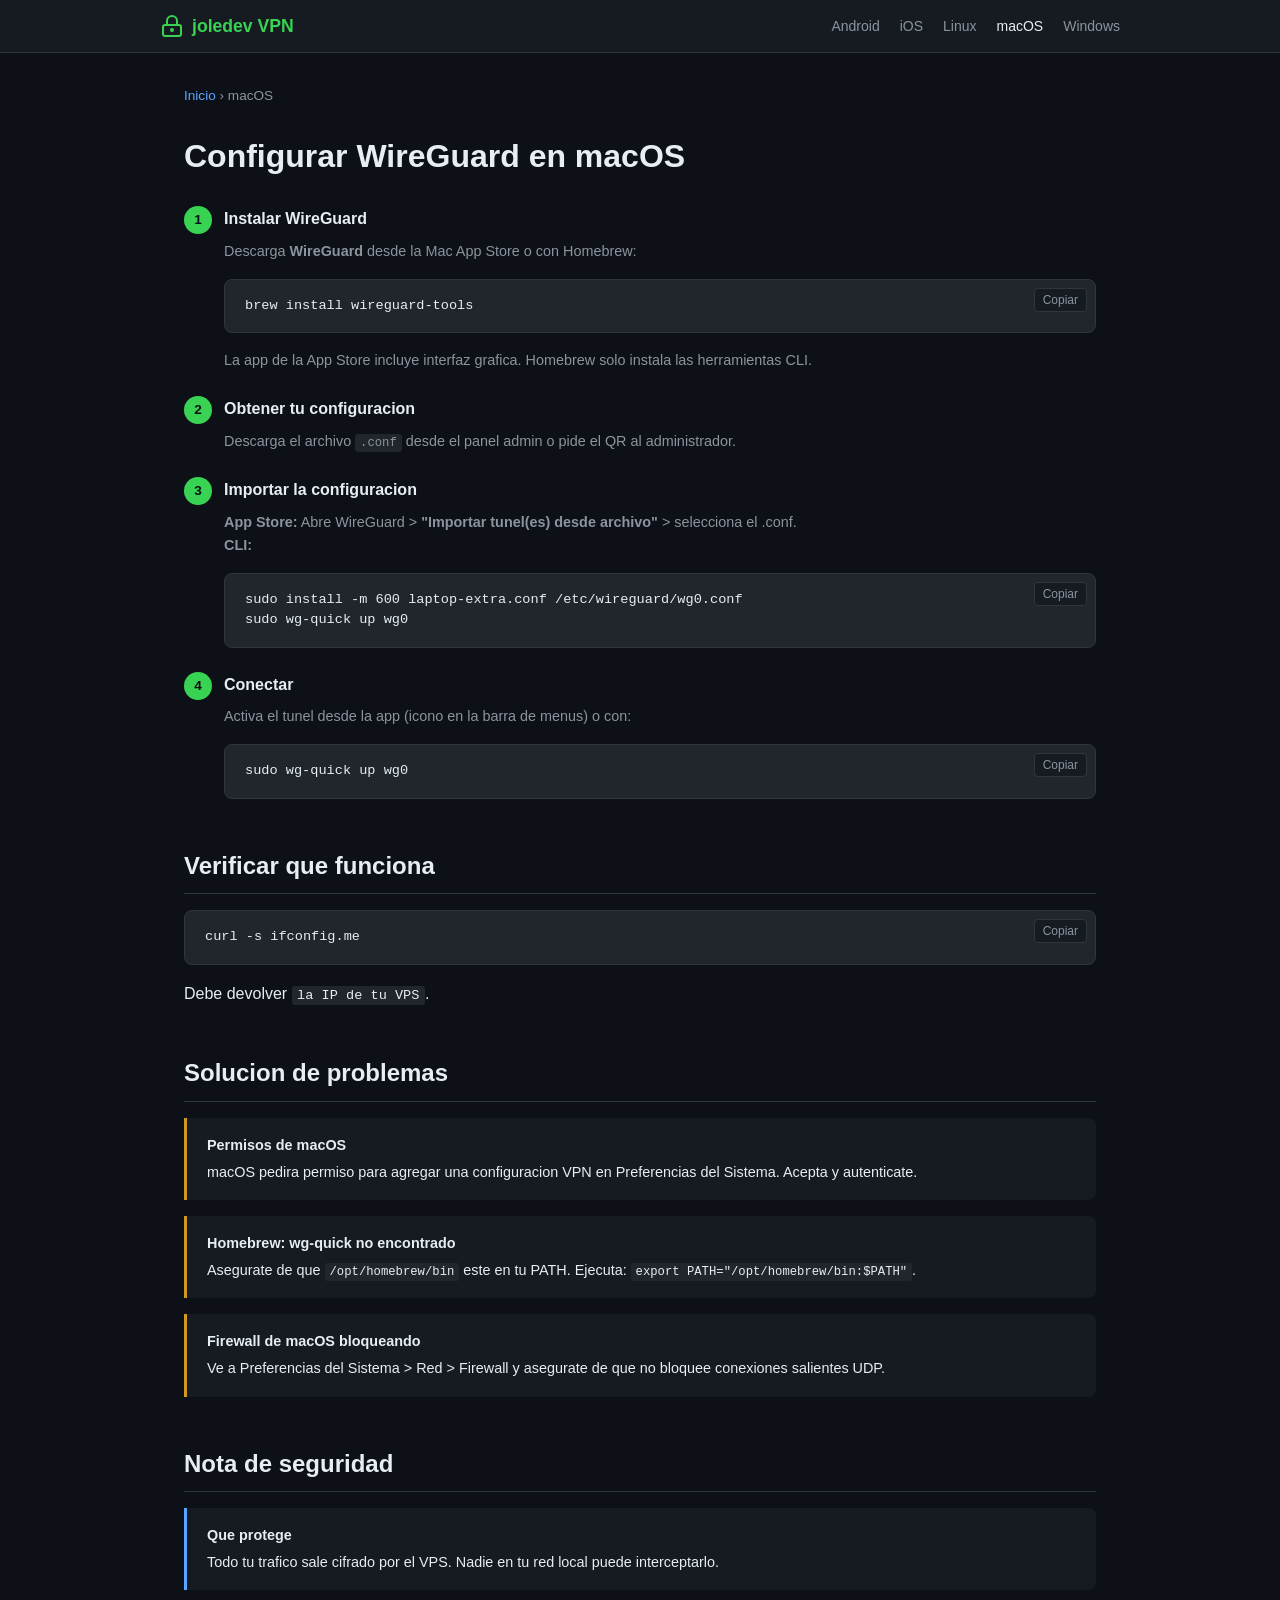
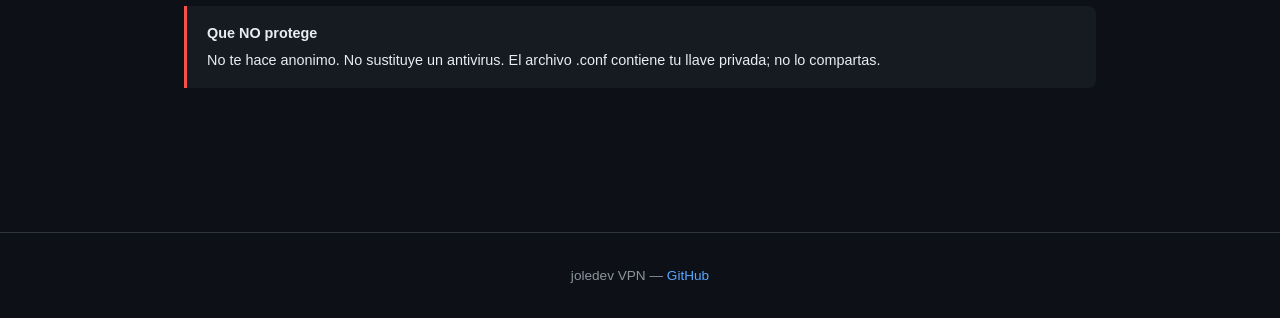
<file: docs/macos.html>
<!DOCTYPE html>
<html lang="es">
<head>
  <meta charset="UTF-8">
  <meta name="viewport" content="width=device-width, initial-scale=1.0">
  <title>macOS - joledev VPN</title>
  <link rel="stylesheet" href="assets/style.css">
</head>
<body>

<nav class="nav">
  <div class="nav-inner">
    <a href="/" class="nav-brand">
      <svg viewBox="0 0 24 24" fill="none" stroke="currentColor" stroke-width="2" stroke-linecap="round" stroke-linejoin="round"><rect x="3" y="11" width="18" height="11" rx="2" ry="2"/><path d="M7 11V7a5 5 0 0 1 10 0v4"/><circle cx="12" cy="16" r="1"/></svg>
      joledev VPN
    </a>
    <div class="nav-links">
      <a href="android.html">Android</a>
      <a href="ios.html">iOS</a>
      <a href="linux.html">Linux</a>
      <a href="macos.html" class="active">macOS</a>
      <a href="windows.html">Windows</a>
    </div>
  </div>
</nav>

<div class="container">
  <div class="breadcrumb">
    <a href="/">Inicio</a> &rsaquo; macOS
  </div>

  <h1>Configurar WireGuard en macOS</h1>

  <div class="steps">
    <div class="step">
      <h3>Instalar WireGuard</h3>
      <p>Descarga <strong>WireGuard</strong> desde la Mac App Store o con Homebrew:</p>
      <div class="code-block">
        <button class="copy-btn">Copiar</button>
        <pre>brew install wireguard-tools</pre>
      </div>
      <p>La app de la App Store incluye interfaz grafica. Homebrew solo instala las herramientas CLI.</p>
    </div>

    <div class="step">
      <h3>Obtener tu configuracion</h3>
      <p>Descarga el archivo <code>.conf</code> desde el panel admin o pide el QR al administrador.</p>
    </div>

    <div class="step">
      <h3>Importar la configuracion</h3>
      <p><strong>App Store:</strong> Abre WireGuard &gt; <strong>"Importar tunel(es) desde archivo"</strong> &gt; selecciona el .conf.</p>
      <p><strong>CLI:</strong></p>
      <div class="code-block">
        <button class="copy-btn">Copiar</button>
        <pre>sudo install -m 600 laptop-extra.conf /etc/wireguard/wg0.conf
sudo wg-quick up wg0</pre>
      </div>
    </div>

    <div class="step">
      <h3>Conectar</h3>
      <p>Activa el tunel desde la app (icono en la barra de menus) o con:</p>
      <div class="code-block">
        <button class="copy-btn">Copiar</button>
        <pre>sudo wg-quick up wg0</pre>
      </div>
    </div>
  </div>

  <div class="section">
    <h2>Verificar que funciona</h2>
    <div class="code-block">
      <button class="copy-btn">Copiar</button>
      <pre>curl -s ifconfig.me</pre>
    </div>
    <p>Debe devolver <code>la IP de tu VPS</code>.</p>
  </div>

  <div class="section">
    <h2>Solucion de problemas</h2>

    <div class="callout warning">
      <strong>Permisos de macOS</strong>
      macOS pedira permiso para agregar una configuracion VPN en Preferencias del Sistema. Acepta y autenticate.
    </div>

    <div class="callout warning">
      <strong>Homebrew: wg-quick no encontrado</strong>
      Asegurate de que <code>/opt/homebrew/bin</code> este en tu PATH. Ejecuta: <code>export PATH="/opt/homebrew/bin:$PATH"</code>.
    </div>

    <div class="callout warning">
      <strong>Firewall de macOS bloqueando</strong>
      Ve a Preferencias del Sistema &gt; Red &gt; Firewall y asegurate de que no bloquee conexiones salientes UDP.
    </div>
  </div>

  <div class="section">
    <h2>Nota de seguridad</h2>
    <div class="callout">
      <strong>Que protege</strong>
      Todo tu trafico sale cifrado por el VPS. Nadie en tu red local puede interceptarlo.
    </div>
    <div class="callout danger">
      <strong>Que NO protege</strong>
      No te hace anonimo. No sustituye un antivirus. El archivo .conf contiene tu llave privada; no lo compartas.
    </div>
  </div>
</div>

<footer class="footer">
  <p>joledev VPN &mdash; <a href="https://github.com/joledev/joledev-vpn" target="_blank">GitHub</a></p>
</footer>

<script>
document.querySelectorAll('.copy-btn').forEach(btn => {
  btn.addEventListener('click', () => {
    const code = btn.parentElement.querySelector('pre').textContent;
    navigator.clipboard.writeText(code).then(() => {
      btn.textContent = 'Copiado';
      btn.classList.add('copied');
      setTimeout(() => { btn.textContent = 'Copiar'; btn.classList.remove('copied'); }, 2000);
    });
  });
});
</script>

</body>
</html>
</file>
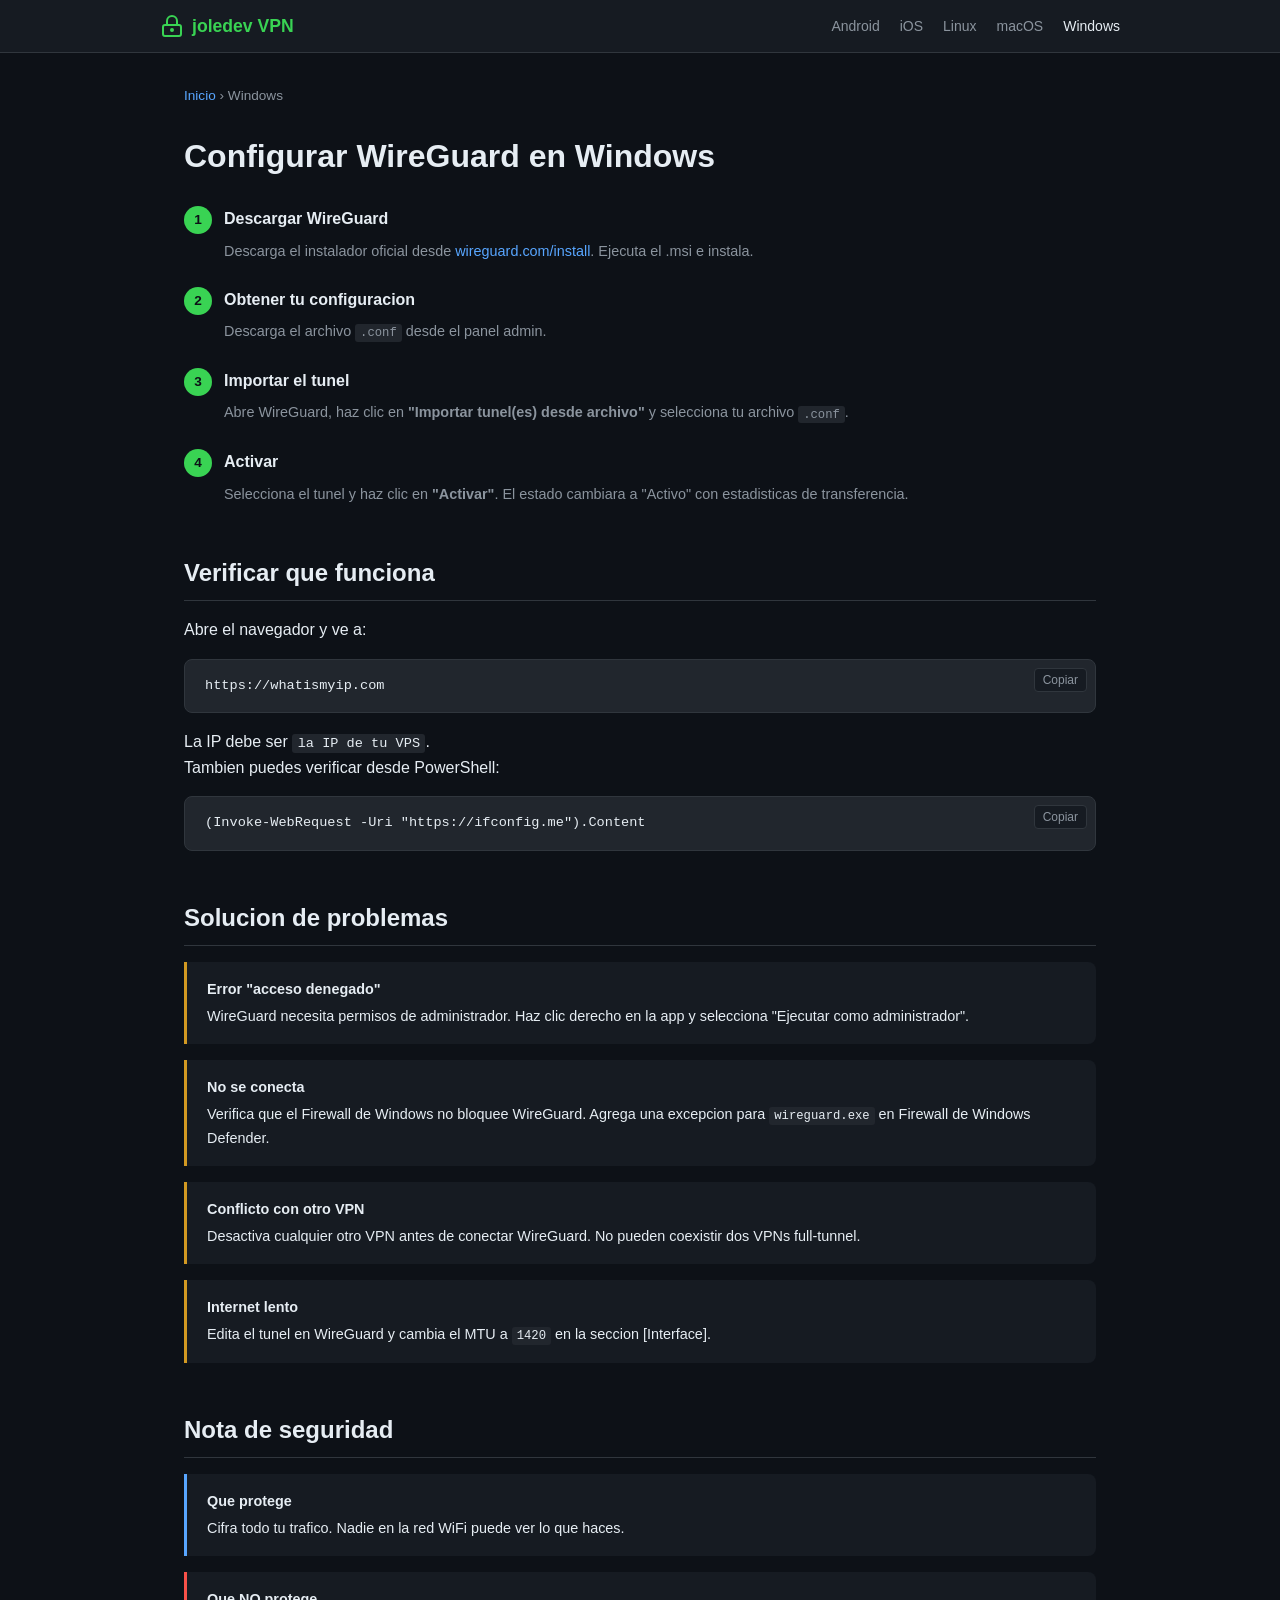
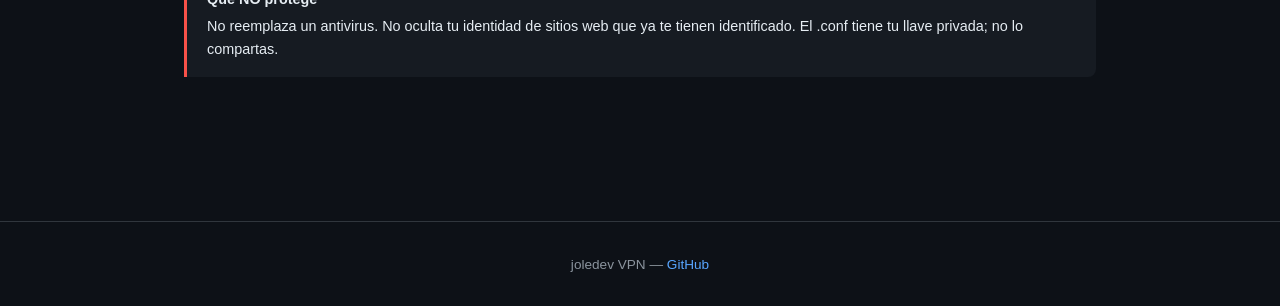
<file: docs/windows.html>
<!DOCTYPE html>
<html lang="es">
<head>
  <meta charset="UTF-8">
  <meta name="viewport" content="width=device-width, initial-scale=1.0">
  <title>Windows - joledev VPN</title>
  <link rel="stylesheet" href="assets/style.css">
</head>
<body>

<nav class="nav">
  <div class="nav-inner">
    <a href="/" class="nav-brand">
      <svg viewBox="0 0 24 24" fill="none" stroke="currentColor" stroke-width="2" stroke-linecap="round" stroke-linejoin="round"><rect x="3" y="11" width="18" height="11" rx="2" ry="2"/><path d="M7 11V7a5 5 0 0 1 10 0v4"/><circle cx="12" cy="16" r="1"/></svg>
      joledev VPN
    </a>
    <div class="nav-links">
      <a href="android.html">Android</a>
      <a href="ios.html">iOS</a>
      <a href="linux.html">Linux</a>
      <a href="macos.html">macOS</a>
      <a href="windows.html" class="active">Windows</a>
    </div>
  </div>
</nav>

<div class="container">
  <div class="breadcrumb">
    <a href="/">Inicio</a> &rsaquo; Windows
  </div>

  <h1>Configurar WireGuard en Windows</h1>

  <div class="steps">
    <div class="step">
      <h3>Descargar WireGuard</h3>
      <p>Descarga el instalador oficial desde <a href="https://www.wireguard.com/install/" target="_blank">wireguard.com/install</a>. Ejecuta el .msi e instala.</p>
    </div>

    <div class="step">
      <h3>Obtener tu configuracion</h3>
      <p>Descarga el archivo <code>.conf</code> desde el panel admin.</p>
    </div>

    <div class="step">
      <h3>Importar el tunel</h3>
      <p>Abre WireGuard, haz clic en <strong>"Importar tunel(es) desde archivo"</strong> y selecciona tu archivo <code>.conf</code>.</p>
    </div>

    <div class="step">
      <h3>Activar</h3>
      <p>Selecciona el tunel y haz clic en <strong>"Activar"</strong>. El estado cambiara a "Activo" con estadisticas de transferencia.</p>
    </div>
  </div>

  <div class="section">
    <h2>Verificar que funciona</h2>
    <p>Abre el navegador y ve a:</p>
    <div class="code-block">
      <button class="copy-btn">Copiar</button>
      <pre>https://whatismyip.com</pre>
    </div>
    <p>La IP debe ser <code>la IP de tu VPS</code>.</p>
    <p>Tambien puedes verificar desde PowerShell:</p>
    <div class="code-block">
      <button class="copy-btn">Copiar</button>
      <pre>(Invoke-WebRequest -Uri "https://ifconfig.me").Content</pre>
    </div>
  </div>

  <div class="section">
    <h2>Solucion de problemas</h2>

    <div class="callout warning">
      <strong>Error "acceso denegado"</strong>
      WireGuard necesita permisos de administrador. Haz clic derecho en la app y selecciona "Ejecutar como administrador".
    </div>

    <div class="callout warning">
      <strong>No se conecta</strong>
      Verifica que el Firewall de Windows no bloquee WireGuard. Agrega una excepcion para <code>wireguard.exe</code> en Firewall de Windows Defender.
    </div>

    <div class="callout warning">
      <strong>Conflicto con otro VPN</strong>
      Desactiva cualquier otro VPN antes de conectar WireGuard. No pueden coexistir dos VPNs full-tunnel.
    </div>

    <div class="callout warning">
      <strong>Internet lento</strong>
      Edita el tunel en WireGuard y cambia el MTU a <code>1420</code> en la seccion [Interface].
    </div>
  </div>

  <div class="section">
    <h2>Nota de seguridad</h2>
    <div class="callout">
      <strong>Que protege</strong>
      Cifra todo tu trafico. Nadie en la red WiFi puede ver lo que haces.
    </div>
    <div class="callout danger">
      <strong>Que NO protege</strong>
      No reemplaza un antivirus. No oculta tu identidad de sitios web que ya te tienen identificado. El .conf tiene tu llave privada; no lo compartas.
    </div>
  </div>
</div>

<footer class="footer">
  <p>joledev VPN &mdash; <a href="https://github.com/joledev/joledev-vpn" target="_blank">GitHub</a></p>
</footer>

<script>
document.querySelectorAll('.copy-btn').forEach(btn => {
  btn.addEventListener('click', () => {
    const code = btn.parentElement.querySelector('pre').textContent;
    navigator.clipboard.writeText(code).then(() => {
      btn.textContent = 'Copiado';
      btn.classList.add('copied');
      setTimeout(() => { btn.textContent = 'Copiar'; btn.classList.remove('copied'); }, 2000);
    });
  });
});
</script>

</body>
</html>
</file>
<file: docs/assets/style.css>
:root {
  --bg-primary: #0d1117;
  --bg-secondary: #161b22;
  --bg-tertiary: #21262d;
  --accent-green: #39d353;
  --accent-cyan: #58a6ff;
  --text-primary: #e6edf3;
  --text-secondary: #8b949e;
  --border: #30363d;
  --danger: #f85149;
  --radius: 8px;
  --max-width: 960px;
}

* { margin: 0; padding: 0; box-sizing: border-box; }

body {
  font-family: -apple-system, BlinkMacSystemFont, 'Segoe UI', Roboto, 'Helvetica Neue', sans-serif;
  background: var(--bg-primary);
  color: var(--text-primary);
  line-height: 1.6;
  -webkit-font-smoothing: antialiased;
}

a { color: var(--accent-cyan); text-decoration: none; }
a:hover { text-decoration: underline; }

/* ===== NAV ===== */
.nav {
  background: var(--bg-secondary);
  border-bottom: 1px solid var(--border);
  padding: 0.75rem 1.5rem;
  position: sticky;
  top: 0;
  z-index: 100;
  backdrop-filter: blur(12px);
}
.nav-inner {
  max-width: var(--max-width);
  margin: 0 auto;
  display: flex;
  align-items: center;
  justify-content: space-between;
  gap: 1rem;
}
.nav-brand {
  font-weight: 700;
  font-size: 1.1rem;
  color: var(--accent-green);
  display: flex;
  align-items: center;
  gap: 0.5rem;
}
.nav-brand svg { width: 24px; height: 24px; }
.nav-links { display: flex; gap: 1.25rem; flex-wrap: wrap; }
.nav-links a {
  color: var(--text-secondary);
  font-size: 0.875rem;
  transition: color 0.15s;
}
.nav-links a:hover, .nav-links a.active {
  color: var(--text-primary);
  text-decoration: none;
}

/* ===== LAYOUT ===== */
.container {
  max-width: var(--max-width);
  margin: 0 auto;
  padding: 2rem 1.5rem;
}

/* ===== HERO ===== */
.hero {
  text-align: center;
  padding: 4rem 1.5rem;
}
.hero h1 {
  font-size: 2.5rem;
  font-weight: 800;
  margin-bottom: 0.75rem;
  background: linear-gradient(135deg, var(--accent-green), var(--accent-cyan));
  -webkit-background-clip: text;
  -webkit-text-fill-color: transparent;
  background-clip: text;
}
.hero .tagline {
  font-size: 1.2rem;
  color: var(--text-secondary);
  max-width: 600px;
  margin: 0 auto 2rem;
}

/* ===== DIAGRAM ===== */
.diagram-container {
  background: var(--bg-secondary);
  border: 1px solid var(--border);
  border-radius: var(--radius);
  padding: 2rem;
  margin: 2rem auto;
  max-width: 700px;
  overflow-x: auto;
}
.diagram-container svg {
  width: 100%;
  height: auto;
}

/* ===== FEATURES GRID ===== */
.features {
  display: grid;
  grid-template-columns: repeat(auto-fit, minmax(200px, 1fr));
  gap: 1rem;
  margin: 2rem 0;
}
.feature-card {
  background: var(--bg-secondary);
  border: 1px solid var(--border);
  border-radius: var(--radius);
  padding: 1.5rem;
  transition: border-color 0.2s;
}
.feature-card:hover { border-color: var(--accent-green); }
.feature-card h3 {
  font-size: 0.95rem;
  margin-bottom: 0.5rem;
  display: flex;
  align-items: center;
  gap: 0.5rem;
}
.feature-card p {
  font-size: 0.85rem;
  color: var(--text-secondary);
}

/* ===== PLATFORM CARDS ===== */
.platforms {
  display: grid;
  grid-template-columns: repeat(auto-fit, minmax(160px, 1fr));
  gap: 1rem;
  margin: 2rem 0;
}
.platform-card {
  background: var(--bg-secondary);
  border: 1px solid var(--border);
  border-radius: var(--radius);
  padding: 1.5rem;
  text-align: center;
  transition: border-color 0.2s, transform 0.2s;
  display: block;
  color: var(--text-primary);
}
.platform-card:hover {
  border-color: var(--accent-cyan);
  transform: translateY(-2px);
  text-decoration: none;
}
.platform-card svg {
  width: 48px;
  height: 48px;
  margin-bottom: 0.75rem;
  fill: var(--text-secondary);
}
.platform-card:hover svg { fill: var(--accent-cyan); }
.platform-card span {
  display: block;
  font-weight: 600;
  font-size: 0.95rem;
}

/* ===== SECTION ===== */
.section { margin: 3rem 0; }
.section h2 {
  font-size: 1.5rem;
  margin-bottom: 1rem;
  padding-bottom: 0.5rem;
  border-bottom: 1px solid var(--border);
}

/* ===== CODE BLOCKS ===== */
.code-block {
  position: relative;
  background: var(--bg-tertiary);
  border: 1px solid var(--border);
  border-radius: var(--radius);
  margin: 1rem 0;
  overflow: hidden;
}
.code-block pre {
  padding: 1rem 1.25rem;
  overflow-x: auto;
  font-family: 'SF Mono', 'Fira Code', 'JetBrains Mono', monospace;
  font-size: 0.85rem;
  line-height: 1.5;
  color: var(--text-primary);
}
.code-block .copy-btn {
  position: absolute;
  top: 0.5rem;
  right: 0.5rem;
  background: var(--bg-secondary);
  border: 1px solid var(--border);
  color: var(--text-secondary);
  padding: 0.25rem 0.5rem;
  border-radius: 4px;
  cursor: pointer;
  font-size: 0.75rem;
  transition: color 0.15s, border-color 0.15s;
}
.code-block .copy-btn:hover {
  color: var(--text-primary);
  border-color: var(--accent-green);
}
.code-block .copy-btn.copied {
  color: var(--accent-green);
  border-color: var(--accent-green);
}

code {
  font-family: 'SF Mono', 'Fira Code', 'JetBrains Mono', monospace;
  font-size: 0.85em;
  background: var(--bg-tertiary);
  padding: 0.15em 0.4em;
  border-radius: 3px;
}

/* ===== BREADCRUMB ===== */
.breadcrumb {
  font-size: 0.85rem;
  color: var(--text-secondary);
  margin-bottom: 1.5rem;
}
.breadcrumb a { color: var(--accent-cyan); }

/* ===== STEPS ===== */
.steps { counter-reset: step; }
.step {
  counter-increment: step;
  margin: 1.5rem 0;
  padding-left: 2.5rem;
  position: relative;
}
.step::before {
  content: counter(step);
  position: absolute;
  left: 0;
  top: 0;
  width: 1.75rem;
  height: 1.75rem;
  background: var(--accent-green);
  color: var(--bg-primary);
  border-radius: 50%;
  display: flex;
  align-items: center;
  justify-content: center;
  font-weight: 700;
  font-size: 0.85rem;
}
.step h3 {
  font-size: 1rem;
  margin-bottom: 0.5rem;
}
.step p {
  color: var(--text-secondary);
  font-size: 0.9rem;
}

/* ===== CALLOUT ===== */
.callout {
  border-left: 3px solid var(--accent-cyan);
  background: var(--bg-secondary);
  padding: 1rem 1.25rem;
  border-radius: 0 var(--radius) var(--radius) 0;
  margin: 1rem 0;
  font-size: 0.9rem;
}
.callout.warning {
  border-left-color: #d29922;
}
.callout.danger {
  border-left-color: var(--danger);
}
.callout strong {
  display: block;
  margin-bottom: 0.25rem;
}

/* ===== FIGURE ===== */
.screenshot {
  background: var(--bg-tertiary);
  border: 1px solid var(--border);
  border-radius: var(--radius);
  padding: 2rem;
  margin: 1rem 0;
  text-align: center;
  color: var(--text-secondary);
  font-size: 0.85rem;
  font-style: italic;
}

/* ===== FOOTER ===== */
.footer {
  border-top: 1px solid var(--border);
  padding: 2rem 1.5rem;
  text-align: center;
  color: var(--text-secondary);
  font-size: 0.85rem;
  margin-top: 4rem;
}
.footer a { color: var(--accent-cyan); }

/* ===== HOW IT WORKS ===== */
.how-grid {
  display: grid;
  grid-template-columns: repeat(auto-fit, minmax(250px, 1fr));
  gap: 1.5rem;
  margin: 1.5rem 0;
}
.how-card {
  background: var(--bg-secondary);
  border: 1px solid var(--border);
  border-radius: var(--radius);
  padding: 1.5rem;
}
.how-card .number {
  display: inline-block;
  width: 2rem;
  height: 2rem;
  background: var(--accent-green);
  color: var(--bg-primary);
  border-radius: 50%;
  text-align: center;
  line-height: 2rem;
  font-weight: 700;
  margin-bottom: 0.75rem;
}
.how-card h3 { font-size: 1rem; margin-bottom: 0.5rem; }
.how-card p { font-size: 0.85rem; color: var(--text-secondary); }

/* ===== RESPONSIVE ===== */
@media (max-width: 640px) {
  .hero h1 { font-size: 1.75rem; }
  .hero .tagline { font-size: 1rem; }
  .nav-links { gap: 0.75rem; }
  .nav-links a { font-size: 0.8rem; }
}
</file>
